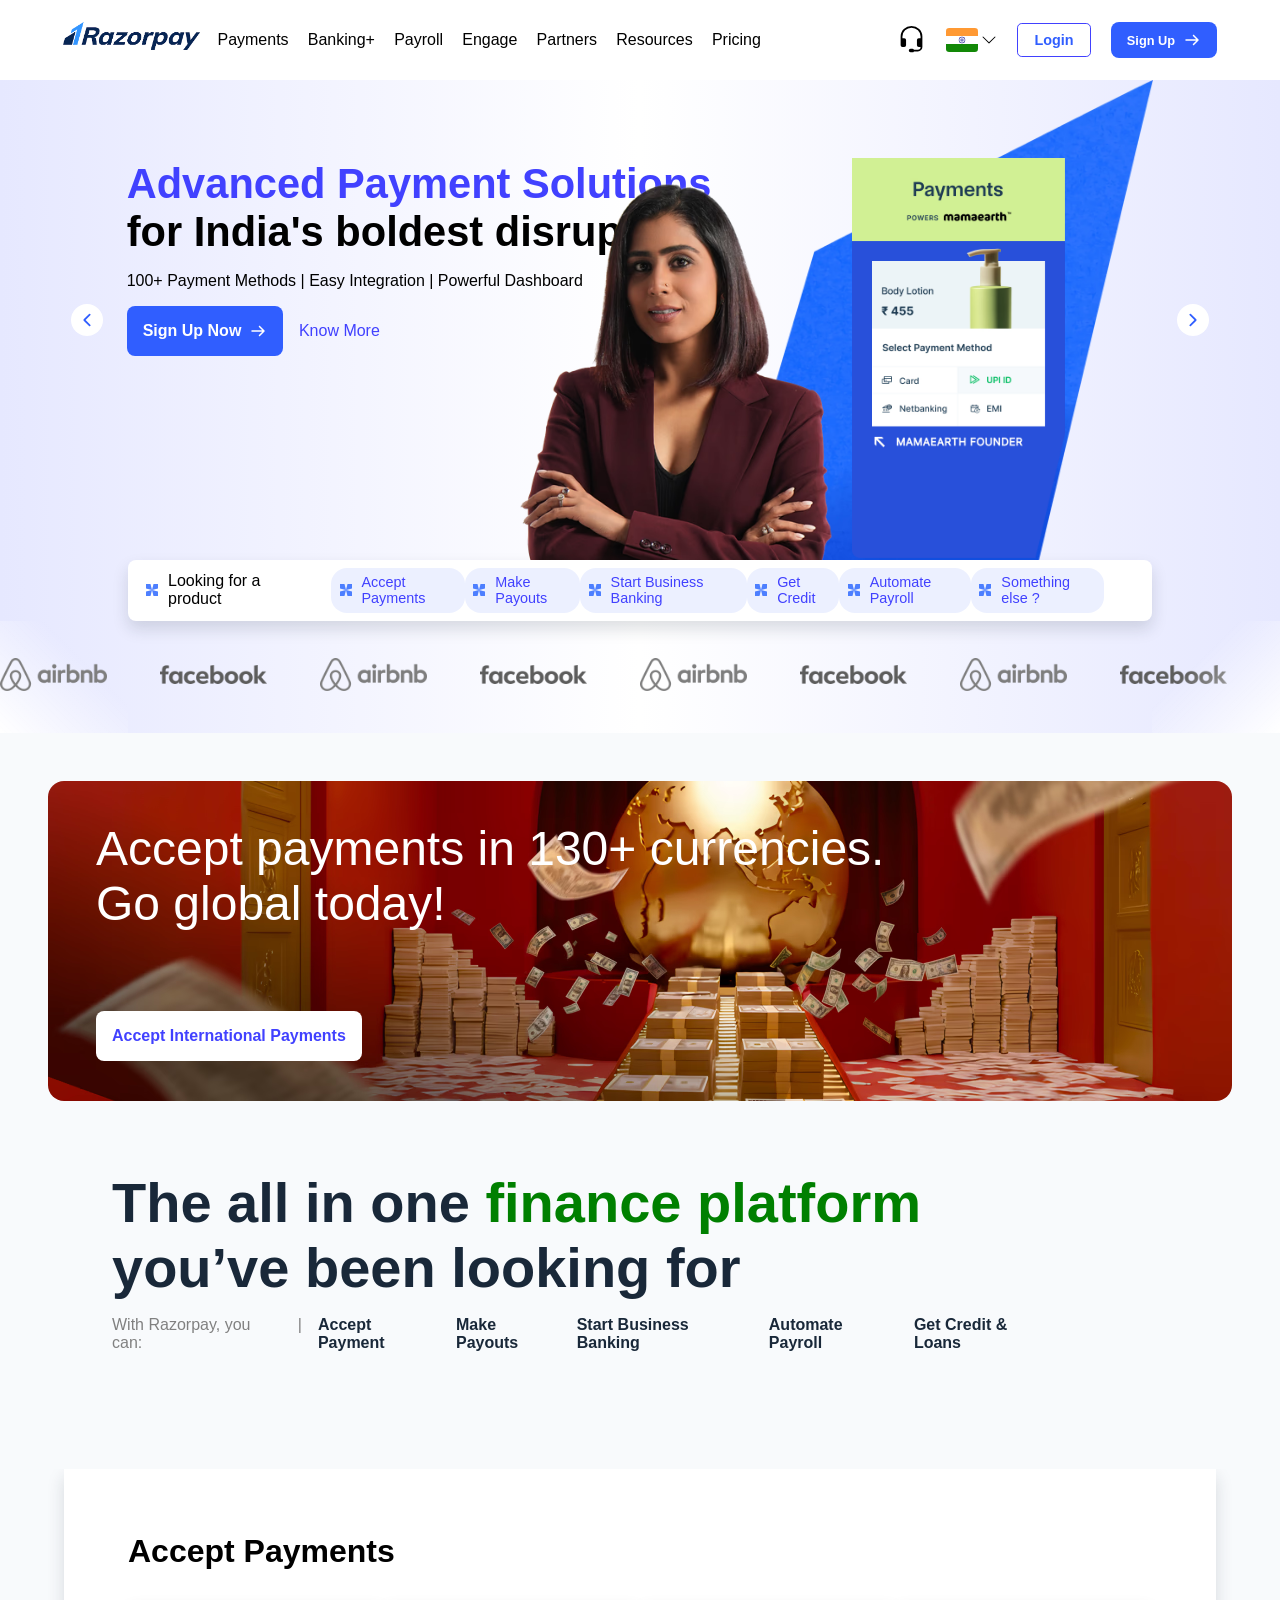
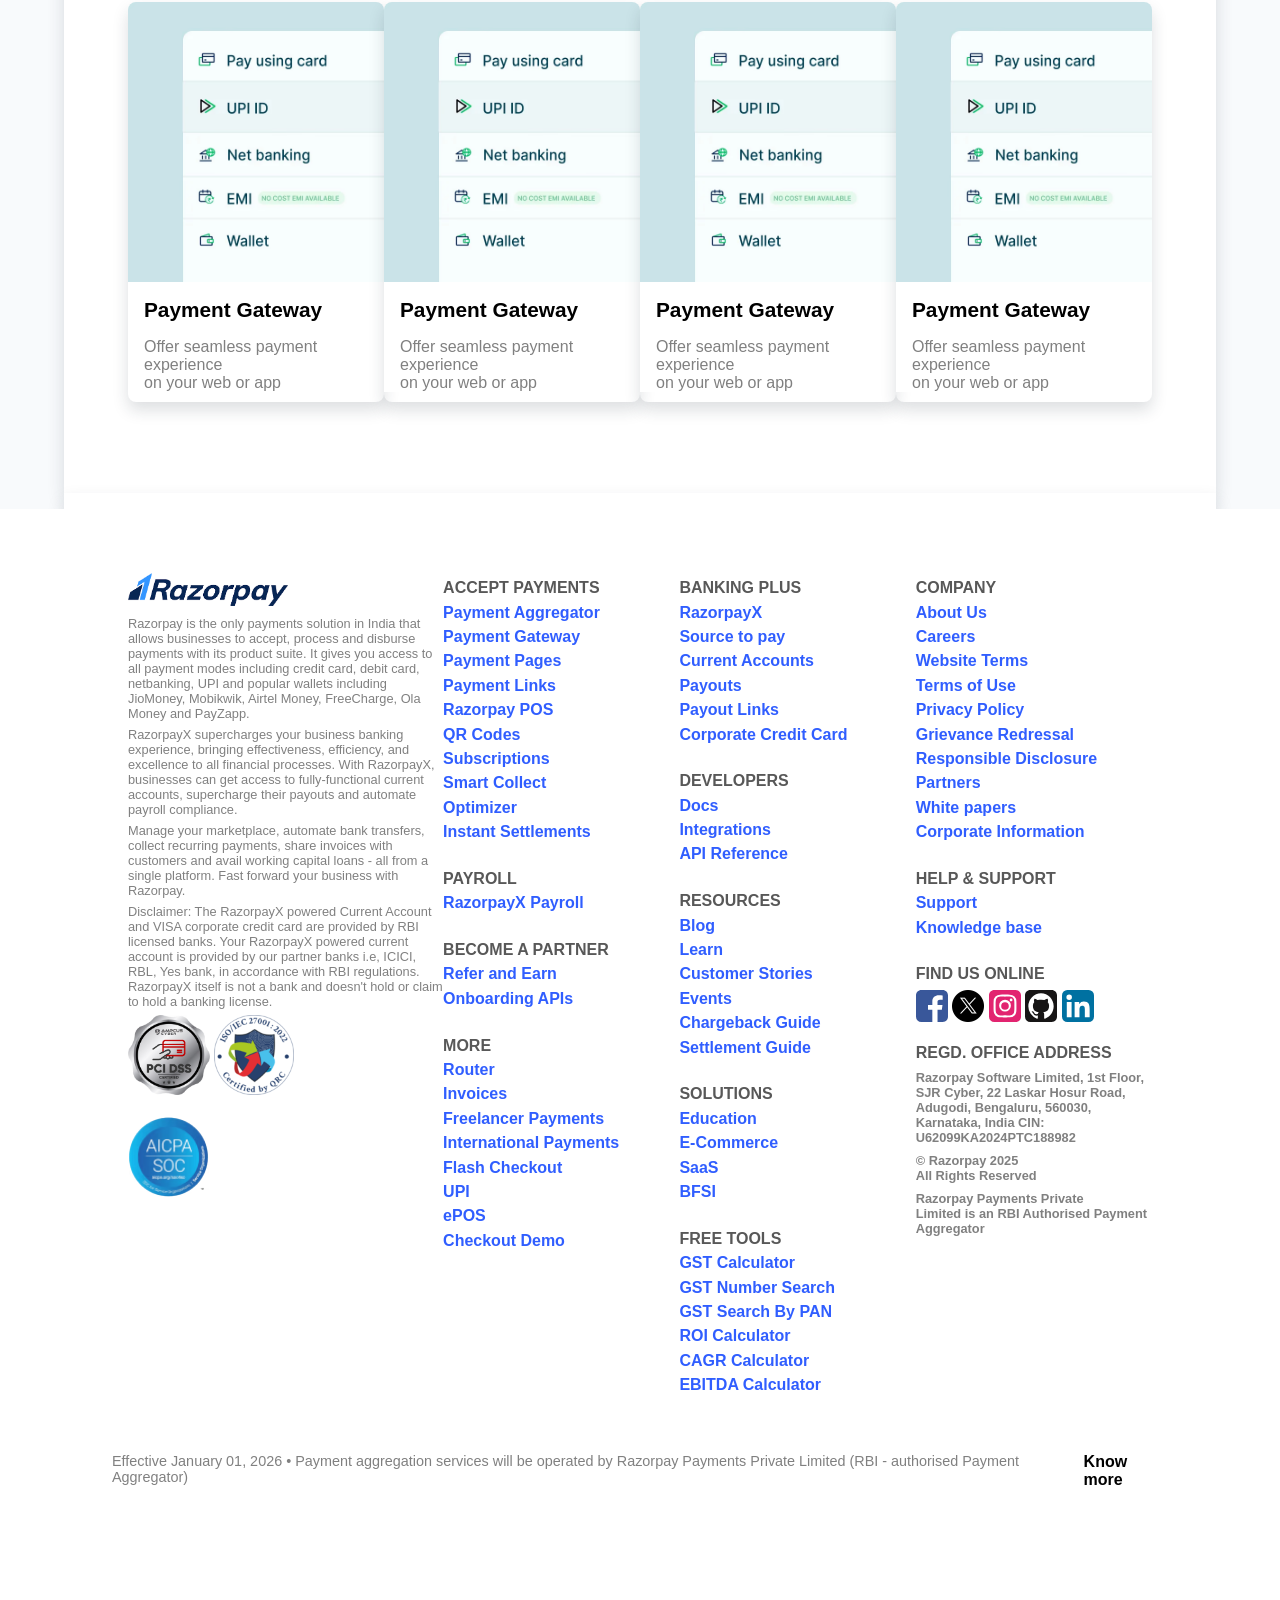
<file: index.html>
<!DOCTYPE html>
<html lang="en">
  <head>
    <meta charset="UTF-8" />
    <meta name="viewport" content="width=device-width, initial-scale=1.0" />
    <title>Razorpay - Best Payment Solution for Online Payment India</title>
    <link href="assets/razorpay_favicon.png" rel="icon" />
    <link href="styles.css" rel="stylesheet" />
  </head>
  <body>
    <nav>
      <div class="nav">
        <div class="nav__container">
          <div class="nav__options">
            <img
              class="nav__options--logo"
              src="assets/razorpay_title_logo.png"
            />
            <div class="payment__hover">
              <div>Payments</div>
              <div class="nav__payments--panel">
                <div class="nav__payments--hover">
                  <div class="nav__payments--container">
                    <div class="nav__payments--heading">ACCEPTING PAYMENTS</div>
                    <div class="nav__payments--item">
                      <div class="nav__payments--icon">
                        <img
                          class="nav__payments--image"
                          src="assets/payment-hover-icon.svg"
                        />
                      </div>
                      <div class="nav__payments--description">
                        <div class="nav__payments--title">
                          Payment Aggregator
                        </div>
                        <div class="nav__payments--text">
                          Accepting payments
                        </div>
                      </div>
                    </div>
                    <div class="nav__payments--item">
                      <div class="nav__payments--icon">
                        <img
                          class="nav__payments--image"
                          src="assets/payment-hover-icon.svg"
                        />
                      </div>
                      <div class="nav__payments--description">
                        <div class="nav__payments--title">
                          Payment Aggregator
                        </div>
                        <div class="nav__payments--text">
                          Accepting payments
                        </div>
                      </div>
                    </div>
                    <div class="nav__payments--item">
                      <div class="nav__payments--icon">
                        <img
                          class="nav__payments--image"
                          src="assets/payment-hover-icon.svg"
                        />
                      </div>
                      <div class="nav__payments--description">
                        <div class="nav__payments--title">
                          Payment Aggregator
                        </div>
                        <div class="nav__payments--text">
                          Accepting payments
                        </div>
                      </div>
                    </div>
                    <div class="nav__payments--item">
                      <div class="nav__payments--icon">
                        <img
                          class="nav__payments--image"
                          src="assets/payment-hover-icon.svg"
                        />
                      </div>
                      <div class="nav__payments--description">
                        <div class="nav__payments--title">
                          Payment Aggregator
                        </div>
                        <div class="nav__payments--text">
                          Accepting payments
                        </div>
                      </div>
                    </div>
                    <div class="nav__payments--item">
                      <div class="nav__payments--icon">
                        <img
                          class="nav__payments--image"
                          src="assets/payment-hover-icon.svg"
                        />
                      </div>
                      <div class="nav__payments--description">
                        <div class="nav__payments--title">
                          Payment Aggregator
                        </div>
                        <div class="nav__payments--text">
                          Accepting payments
                        </div>
                      </div>
                    </div>
                    <div class="nav__payments--item">
                      <div class="nav__payments--icon">
                        <img
                          class="nav__payments--image"
                          src="assets/payment-hover-icon.svg"
                        />
                      </div>
                      <div class="nav__payments--description">
                        <div class="nav__payments--title">
                          Payment Aggregator
                        </div>
                        <div class="nav__payments--text">
                          Accepting payments
                        </div>
                      </div>
                    </div>
                  </div>
                  <div
                    class="nav__payments--container nav__payments--containerwithoutheading"
                  >
                    <div class="nav__payments--item">
                      <div class="nav__payments--icon">
                        <img
                          class="nav__payments--image"
                          src="assets/payment-hover-icon.svg"
                        />
                      </div>
                      <div class="nav__payments--description">
                        <div class="nav__payments--title">
                          Payment Aggregator
                        </div>
                        <div class="nav__payments--text">
                          Accepting payments
                        </div>
                      </div>
                    </div>
                    <div class="nav__payments--item">
                      <div class="nav__payments--icon">
                        <img
                          class="nav__payments--image"
                          src="assets/payment-hover-icon.svg"
                        />
                      </div>
                      <div class="nav__payments--description">
                        <div class="nav__payments--title">
                          Payment Aggregator
                        </div>
                        <div class="nav__payments--text">
                          Accepting payments
                        </div>
                      </div>
                    </div>
                    <div class="nav__payments--item">
                      <div class="nav__payments--icon">
                        <img
                          class="nav__payments--image"
                          src="assets/payment-hover-icon.svg"
                        />
                      </div>
                      <div class="nav__payments--description">
                        <div class="nav__payments--title">
                          Payment Aggregator
                        </div>
                        <div class="nav__payments--text">
                          Accepting payments
                        </div>
                      </div>
                    </div>
                    <div class="nav__payments--item">
                      <div class="nav__payments--icon">
                        <img
                          class="nav__payments--image"
                          src="assets/payment-hover-icon.svg"
                        />
                      </div>
                      <div class="nav__payments--description">
                        <div class="nav__payments--title">
                          Payment Aggregator
                        </div>
                        <div class="nav__payments--text">
                          Accepting payments
                        </div>
                      </div>
                    </div>
                    <div class="nav__payments--heading">ACCEPTING PAYMENTS</div>

                    <div class="nav__payments--item">
                      <div class="nav__payments--icon">
                        <img
                          class="nav__payments--image"
                          src="assets/payment-hover-icon.svg"
                        />
                      </div>
                      <div class="nav__payments--description">
                        <div class="nav__payments--title">
                          Payment Aggregator
                        </div>
                        <div class="nav__payments--text">
                          Accepting payments
                        </div>
                      </div>
                    </div>
                  </div>
                  <div class="nav__payments--container">
                    <div class="nav__payments--heading">
                      ACCEPTING PAYMENTS ONLINE
                    </div>
                    <div class="nav__payments--item">
                      <div class="nav__payments--icon">
                        <img
                          class="nav__payments--image"
                          src="assets/payment-hover-icon.svg"
                        />
                      </div>
                      <div class="nav__payments--description">
                        <div class="nav__payments--title">
                          Payment Aggregator
                        </div>
                        <div class="nav__payments--text">
                          Accepting payments
                        </div>
                      </div>
                    </div>
                    <div class="nav__payments--item">
                      <div class="nav__payments--icon">
                        <img
                          class="nav__payments--image"
                          src="assets/payment-hover-icon.svg"
                        />
                      </div>
                      <div class="nav__payments--description">
                        <div class="nav__payments--title">
                          Payment Aggregator
                        </div>
                        <div class="nav__payments--text">
                          Accepting payments
                        </div>
                      </div>
                    </div>
                    <div class="nav__payments--heading">ACCEPTING PAYMENTS</div>
                    <div class="nav__payments--item">
                      <div class="nav__payments--icon">
                        <img
                          class="nav__payments--image"
                          src="assets/payment-hover-icon.svg"
                        />
                      </div>
                      <div class="nav__payments--description">
                        <div class="nav__payments--title">
                          Payment Aggregator
                        </div>
                        <div class="nav__payments--text">
                          Accepting payments
                        </div>
                      </div>
                    </div>
                    <div class="nav__payments--heading">
                      ACCEPTING PAYMENTS ONLINE
                    </div>
                    <div class="nav__payments--item">
                      <div class="nav__payments--icon">
                        <img
                          class="nav__payments--image"
                          src="assets/payment-hover-icon.svg"
                        />
                      </div>
                      <div class="nav__payments--description">
                        <div class="nav__payments--title">
                          Payment Aggregator
                        </div>
                        <div class="nav__payments--text">
                          Accepting payments
                        </div>
                      </div>
                    </div>
                  </div>
                </div>
                <div class="nav__payments--warning">
                  Payment aggregation services provided by Razorpay Payments
                  Private Limited, an RBI Authorised Payment Aggregator
                </div>
              </div>
            </div>

            <div class="nav--features">Banking+</div>
            <div class="nav--features">Payroll</div>
            <div class="nav--features">Engage</div>
            <div class="nav--features">Partners</div>
            <div class="nav--features">Resources</div>
            <div class="nav--features">Pricing</div>
          </div>
          <div class="nav__login">
            <div class="nav__login--support">
              <img src="assets/headset.svg" class="nav__login--supportlogo" />
            </div>
            <div class="nav__login--country">
              <img class="nav__login--countrylogo" src="assets/in.svg" />
              <img class="nav__login--dropdown" src="assets/chevron-down.svg" />
            </div>
            <div class="nav__login--countryhover">
              <div class="nav__country">
                <div class="nav__country--container">
                  <img class="nav__country--flag" src="assets/in.svg" />
                </div>
                <div class="nav__country--name">India</div>
              </div>
              <div class="nav__country">
                <div class="nav__country--container">
                  <img class="nav__country--flag" src="assets/my.svg" />
                </div>
                <div class="nav__country--name">Malaysia</div>
              </div>
              <div class="nav__country">
                <div class="nav__country--container">
                  <img class="nav__country--flag" src="assets/sg.svg" />
                </div>
                <div class="nav__country--name">Singapore</div>
              </div>
              <div class="nav__country">
                <div class="nav__country--container">
                  <img class="nav__country--flag" src="assets/us.svg" />
                </div>
                <div class="nav__country--name">United States</div>
              </div>
            </div>
            <button class="nav__login--loginbutton">Login</button>
            <button class="nav__login--signupbutton">
              Sign Up
              <img
                class="nav__login--rightarrow"
                src="assets/right-arrow.svg"
              />
            </button>
          </div>
        </div>
      </div>
    </nav>
    <main>
      <section class="gradient__container">
        <section class="clients">
          <div class="clients__nav--left">
            <img src="assets/back-arrow.svg" class="clients__nav--button" />
          </div>
          <div class="slideshow">
            <div class="slider">
              <div class="clients__content">
                <div class="clients__ad">
                  <div class="clients__ad--primarytext">
                    Advanced Payment Solutions
                  </div>
                  <div class="clients__ad--secondarytext">
                    for India's boldest disruptors
                  </div>
                  <div class="clients__ad--features">
                    100+ Payment Methods | Easy Integration | Powerful Dashboard
                  </div>
                  <div class="clients__ad--buttoncontainer">
                    <button class="clients__ad--signupbutton">
                      Sign Up Now
                      <img
                        class="nav__login--rightarrow"
                        src="assets/right-arrow.svg"
                      />
                    </button>
                    <div class="clients__ad--knowmore">Know More</div>
                  </div>
                </div>
                <div class="clients__details">
                  <img
                    class="clients__details--background"
                    src="assets/clients/background.avif"
                  />
                  <div>
                    <img
                      class="clients__details--profile"
                      src="assets/clients/mamaearth/profile.avif"
                    />
                  </div>
                  <div>
                    <img
                      class="clients__details--catalog"
                      src="assets/clients/mamaearth/catalog.avif"
                    />
                  </div>
                </div>
              </div>
              <div class="clients__content">
                <div class="clients__ad">
                  <div class="clients__ad--primarytext">
                    International Payments
                  </div>
                  <div class="clients__ad--secondarytext">
                    for India's boldest disruptors
                  </div>
                  <div class="clients__ad--features">
                    Accept cards, bank transfers and Apple Pay from 180+
                    countries
                  </div>
                  <div class="clients__ad--buttoncontainer">
                    <button class="clients__ad--signupbutton">
                      Sign Up Now
                      <img
                        class="nav__login--rightarrow"
                        src="assets/right-arrow.svg"
                      />
                    </button>
                    <div class="clients__ad--knowmore">Know More</div>
                  </div>
                </div>
                <div class="clients__details">
                  <img
                    class="clients__details--background"
                    src="assets/clients/background.avif"
                  />
                  <div>
                    <img
                      class="clients__details--profile"
                      src="assets/clients/masaba/profile.avif"
                    />
                  </div>
                  <div>
                    <img
                      class="clients__details--catalog"
                      src="assets/clients/masaba/catalog.avif"
                    />
                  </div>
                </div>
              </div>
            </div>
          </div>
          <div class="clients__nav--right">
            <img src="assets/front-arrow.svg" class="clients__nav--button" />
          </div>
        </section>
        <section class="products__container">
          <div class="product__ad">
            <img
              class="product__ad--icon"
              src="assets/looking-for-product.svg"
            />
            <div class="product__label">Looking for a product</div>
          </div>
          <div class="product">
            <img
              class="product__ad--icon"
              src="assets/looking-for-product.svg"
            />
            <div class="product__label">Accept Payments</div>
          </div>
          <div class="product">
            <img
              class="product__ad--icon"
              src="assets/looking-for-product.svg"
            />
            <div class="product__label">Make Payouts</div>
          </div>
          <div class="product">
            <img
              class="product__ad--icon"
              src="assets/looking-for-product.svg"
            />
            <div class="product__label">Start Business Banking</div>
          </div>
          <div class="product">
            <img
              class="product__ad--icon"
              src="assets/looking-for-product.svg"
            />
            <div class="product__label">Get Credit</div>
          </div>
          <div class="product">
            <img
              class="product__ad--icon"
              src="assets/looking-for-product.svg"
            />
            <div class="product__label">Automate Payroll</div>
          </div>
          <div class="product">
            <img
              class="product__ad--icon"
              src="assets/looking-for-product.svg"
            />
            <div class="product__label">Something else ?</div>
          </div>
        </section>
        <section class="company">
          <div class="company__container--left"></div>
          <div class="slideshow">
            <div class="company__logo--slider">
              <div class="company__logo">
                <div>
                  <img
                    class="company__logo--image"
                    src="assets/client-companies/airbnb.avif"
                  />
                </div>
              </div>
              <div class="company__logo--gap"></div>
              <div class="company__logo">
                <div>
                  <img
                    class="company__logo--image"
                    src="assets/client-companies/facebook.avif"
                  />
                </div>
              </div>
              <div class="company__logo--gap"></div>
              <div class="company__logo">
                <div>
                  <img
                    class="company__logo--image"
                    src="assets/client-companies/airbnb.avif"
                  />
                </div>
              </div>
              <div class="company__logo--gap"></div>
              <div class="company__logo">
                <div>
                  <img
                    class="company__logo--image"
                    src="assets/client-companies/facebook.avif"
                  />
                </div>
              </div>
              <div class="company__logo--gap"></div>

              <div class="company__logo">
                <div>
                  <img
                    class="company__logo--image"
                    src="assets/client-companies/airbnb.avif"
                  />
                </div>
              </div>
              <div class="company__logo--gap"></div>
              <div class="company__logo">
                <div>
                  <img
                    class="company__logo--image"
                    src="assets/client-companies/facebook.avif"
                  />
                </div>
              </div>
              <div class="company__logo--gap"></div>

              <div class="company__logo">
                <div>
                  <img
                    class="company__logo--image"
                    src="assets/client-companies/airbnb.avif"
                  />
                </div>
              </div>
              <div class="company__logo--gap"></div>
              <div class="company__logo">
                <div>
                  <img
                    class="company__logo--image"
                    src="assets/client-companies/facebook.avif"
                  />
                </div>
              </div>
              <div class="company__logo--gap"></div>
            </div>
          </div>
          <div class="company__container--right"></div>
        </section>
      </section>
      <section class="global">
        <div class="global__currency">
          <div class="global__currency--text">
            <div>Accept payments in 130+ currencies.</div>
            <div>Go global today!</div>
          </div>
          <button class="global__currency--button">
            Accept International Payments
          </button>
        </div>
        <div class="global__platform">
          <div class="global__platform--container">
            <div class="global__platform--text">
              <div>
                The all in one
                <span class="global__platfrom--textgreen"
                  >finance platform</span
                >
              </div>
              <div>you’ve been looking for</div>
            </div>
            <div class="global__platform--features">
              <div class="global__platform--feature textgrey">
                With Razorpay, you can:
              </div>
              <div class="global__platform--feature textgrey">|</div>
              <div class="global__platform--feature bold">Accept Payment</div>
              <div class="global__platform--feature bold">Make Payouts</div>
              <div class="global__platform--feature bold">
                Start Business Banking
              </div>
              <div class="global__platform--feature bold">Automate Payroll</div>
              <div class="global__platform--feature bold">
                Get Credit & Loans
              </div>
            </div>
          </div>
        </div>
      </section>
      <section class="features">
        <section class="features--container">
          <div class="feature__title">Accept Payments</div>
          <div class="feature__catalog">
            <div class="feature__tile">
              <div class="feature__tile--gap"></div>

              <div class="feature__tile--details">
                <div class="feature__tile--text">Payment Gateway</div>
                <div>
                  <div class="feature__tile--description">
                    Offer seamless payment experience
                  </div>
                  <div class="feature__tile--description">
                    on your web or app
                  </div>
                </div>

                <div class="feature__tile--hover">
                  <button class="feature__tile--signupbutton">
                    Sign Up Now
                    <img
                      class="nav__login--rightarrow"
                      src="assets/right-arrow.svg"
                    />
                  </button>
                  <div class="feature__tile--knowmore">Know More</div>
                </div>
              </div>
            </div>
            <div class="feature__tile">
              <div class="feature__tile--gap"></div>

              <div class="feature__tile--details">
                <div class="feature__tile--text">Payment Gateway</div>
                <div>
                  <div class="feature__tile--description">
                    Offer seamless payment experience
                  </div>
                  <div class="feature__tile--description">
                    on your web or app
                  </div>
                </div>

                <div class="feature__tile--hover">
                  <button class="feature__tile--signupbutton">
                    Sign Up Now
                    <img
                      class="nav__login--rightarrow"
                      src="assets/right-arrow.svg"
                    />
                  </button>
                  <div class="feature__tile--knowmore">Know More</div>
                </div>
              </div>
            </div>
            <div class="feature__tile">
              <div class="feature__tile--gap"></div>

              <div class="feature__tile--details">
                <div class="feature__tile--text">Payment Gateway</div>
                <div>
                  <div class="feature__tile--description">
                    Offer seamless payment experience
                  </div>
                  <div class="feature__tile--description">
                    on your web or app
                  </div>
                </div>

                <div class="feature__tile--hover">
                  <button class="feature__tile--signupbutton">
                    Sign Up Now
                    <img
                      class="nav__login--rightarrow"
                      src="assets/right-arrow.svg"
                    />
                  </button>
                  <div class="feature__tile--knowmore">Know More</div>
                </div>
              </div>
            </div>
            <div class="feature__tile">
              <div class="feature__tile--gap"></div>

              <div class="feature__tile--details">
                <div class="feature__tile--text">Payment Gateway</div>
                <div>
                  <div class="feature__tile--description">
                    Offer seamless payment experience
                  </div>
                  <div class="feature__tile--description">
                    on your web or app
                  </div>
                </div>

                <div class="feature__tile--hover">
                  <button class="feature__tile--signupbutton">
                    Sign Up Now
                    <img
                      class="nav__login--rightarrow"
                      src="assets/right-arrow.svg"
                    />
                  </button>
                  <div class="feature__tile--knowmore">Know More</div>
                </div>
              </div>
            </div>
          </div>
        </section>
        <section class="features--container">
          <div class="feature__title">Accept Payments</div>
          <div class="feature__catalog">
            <div class="feature__tile">
              <div class="feature__tile--gap"></div>

              <div class="feature__tile--details">
                <div class="feature__tile--text">Payment Gateway</div>
                <div>
                  <div class="feature__tile--description">
                    Offer seamless payment experience
                  </div>
                  <div class="feature__tile--description">
                    on your web or app
                  </div>
                </div>

                <div class="feature__tile--hover">
                  <button class="feature__tile--signupbutton">
                    Sign Up Now
                    <img
                      class="nav__login--rightarrow"
                      src="assets/right-arrow.svg"
                    />
                  </button>
                  <div class="feature__tile--knowmore">Know More</div>
                </div>
              </div>
            </div>
            <div class="feature__tile">
              <div class="feature__tile--gap"></div>

              <div class="feature__tile--details">
                <div class="feature__tile--text">Payment Gateway</div>
                <div>
                  <div class="feature__tile--description">
                    Offer seamless payment experience
                  </div>
                  <div class="feature__tile--description">
                    on your web or app
                  </div>
                </div>

                <div class="feature__tile--hover">
                  <button class="feature__tile--signupbutton">
                    Sign Up Now
                    <img
                      class="nav__login--rightarrow"
                      src="assets/right-arrow.svg"
                    />
                  </button>
                  <div class="feature__tile--knowmore">Know More</div>
                </div>
              </div>
            </div>
            <div class="feature__tile">
              <div class="feature__tile--gap"></div>

              <div class="feature__tile--details">
                <div class="feature__tile--text">Payment Gateway</div>
                <div>
                  <div class="feature__tile--description">
                    Offer seamless payment experience
                  </div>
                  <div class="feature__tile--description">
                    on your web or app
                  </div>
                </div>

                <div class="feature__tile--hover">
                  <button class="feature__tile--signupbutton">
                    Sign Up Now
                    <img
                      class="nav__login--rightarrow"
                      src="assets/right-arrow.svg"
                    />
                  </button>
                  <div class="feature__tile--knowmore">Know More</div>
                </div>
              </div>
            </div>
            <div class="feature__tile">
              <div class="feature__tile--gap"></div>

              <div class="feature__tile--details">
                <div class="feature__tile--text">Payment Gateway</div>
                <div>
                  <div class="feature__tile--description">
                    Offer seamless payment experience
                  </div>
                  <div class="feature__tile--description">
                    on your web or app
                  </div>
                </div>

                <div class="feature__tile--hover">
                  <button class="feature__tile--signupbutton">
                    Sign Up Now
                    <img
                      class="nav__login--rightarrow"
                      src="assets/right-arrow.svg"
                    />
                  </button>
                  <div class="feature__tile--knowmore">Know More</div>
                </div>
              </div>
            </div>
          </div>
        </section>
        <section class="features--container">
          <div class="feature__title">Accept Payments</div>
          <div class="feature__catalog">
            <div class="feature__tile">
              <div class="feature__tile--gap"></div>

              <div class="feature__tile--details">
                <div class="feature__tile--text">Payment Gateway</div>
                <div>
                  <div class="feature__tile--description">
                    Offer seamless payment experience
                  </div>
                  <div class="feature__tile--description">
                    on your web or app
                  </div>
                </div>

                <div class="feature__tile--hover">
                  <button class="feature__tile--signupbutton">
                    Sign Up Now
                    <img
                      class="nav__login--rightarrow"
                      src="assets/right-arrow.svg"
                    />
                  </button>
                  <div class="feature__tile--knowmore">Know More</div>
                </div>
              </div>
            </div>
            <div class="feature__tile">
              <div class="feature__tile--gap"></div>

              <div class="feature__tile--details">
                <div class="feature__tile--text">Payment Gateway</div>
                <div>
                  <div class="feature__tile--description">
                    Offer seamless payment experience
                  </div>
                  <div class="feature__tile--description">
                    on your web or app
                  </div>
                </div>

                <div class="feature__tile--hover">
                  <button class="feature__tile--signupbutton">
                    Sign Up Now
                    <img
                      class="nav__login--rightarrow"
                      src="assets/right-arrow.svg"
                    />
                  </button>
                  <div class="feature__tile--knowmore">Know More</div>
                </div>
              </div>
            </div>
            <div class="feature__tile">
              <div class="feature__tile--gap"></div>

              <div class="feature__tile--details">
                <div class="feature__tile--text">Payment Gateway</div>
                <div>
                  <div class="feature__tile--description">
                    Offer seamless payment experience
                  </div>
                  <div class="feature__tile--description">
                    on your web or app
                  </div>
                </div>

                <div class="feature__tile--hover">
                  <button class="feature__tile--signupbutton">
                    Sign Up Now
                    <img
                      class="nav__login--rightarrow"
                      src="assets/right-arrow.svg"
                    />
                  </button>
                  <div class="feature__tile--knowmore">Know More</div>
                </div>
              </div>
            </div>
            <div class="feature__tile">
              <div class="feature__tile--gap"></div>

              <div class="feature__tile--details">
                <div class="feature__tile--text">Payment Gateway</div>
                <div>
                  <div class="feature__tile--description">
                    Offer seamless payment experience
                  </div>
                  <div class="feature__tile--description">
                    on your web or app
                  </div>
                </div>

                <div class="feature__tile--hover">
                  <button class="feature__tile--signupbutton">
                    Sign Up Now
                    <img
                      class="nav__login--rightarrow"
                      src="assets/right-arrow.svg"
                    />
                  </button>
                  <div class="feature__tile--knowmore">Know More</div>
                </div>
              </div>
            </div>
          </div>
        </section>
      </section>

      <footer class="footer">
        <div class="footer__container">
          <div class="footer__description">
            <div class="footer__logo">
              <img
                class="footer__logo--image"
                src="assets/razorpay_title_logo.png"
              />
            </div>
            <div>
              Razorpay is the only payments solution in India that allows
              businesses to accept, process and disburse payments with its
              product suite. It gives you access to all payment modes including
              credit card, debit card, netbanking, UPI and popular wallets
              including JioMoney, Mobikwik, Airtel Money, FreeCharge, Ola Money
              and PayZapp.
            </div>
            <div>
              RazorpayX supercharges your business banking experience, bringing
              effectiveness, efficiency, and excellence to all financial
              processes. With RazorpayX, businesses can get access to
              fully-functional current accounts, supercharge their payouts and
              automate payroll compliance.
            </div>
            <div>
              Manage your marketplace, automate bank transfers, collect
              recurring payments, share invoices with customers and avail
              working capital loans - all from a single platform. Fast forward
              your business with Razorpay.
            </div>
            <div>
              Disclaimer: The RazorpayX powered Current Account and VISA
              corporate credit card are provided by RBI licensed banks. Your
              RazorpayX powered current account is provided by our partner banks
              i.e, ICICI, RBL, Yes bank, in accordance with RBI regulations.
              RazorpayX itself is not a bank and doesn't hold or claim to hold a
              banking license.
            </div>
            <div class="badge__container">
              <img class="badge--image" src="assets/badges/badge-1.avif" />
              <img class="badge--image" src="assets/badges/badge-2.png" />
            </div>
            <div class="badge__container">
              <img class="badge--image" src="assets/badges/badge-3.avif" />
            </div>
          </div>
          <div class="footer__links">
            <div class="footer__section">
              <div class="footer__list">
                <div class="footer__title">ACCEPT PAYMENTS</div>
                <div class="footer__item">
                  <a class="footer__link" href="#">Payment Aggregator</a>
                </div>
                <div class="footer__item">
                  <a class="footer__link" href="#">Payment Gateway</a>
                </div>
                <div class="footer__item">
                  <a class="footer__link" href="#">Payment Pages</a>
                </div>
                <div class="footer__item">
                  <a class="footer__link" href="#">Payment Links</a>
                </div>
                <div class="footer__item">
                  <a class="footer__link" href="#"> Razorpay POS </a>
                </div>
                <div class="footer__item">
                  <a class="footer__link" href="#">QR Codes</a>
                </div>
                <div class="footer__item">
                  <a class="footer__link" href="#">Subscriptions</a>
                </div>
                <div class="footer__item">
                  <a class="footer__link" href="#">Smart Collect</a>
                </div>
                <div class="footer__item">
                  <a class="footer__link" href="#">Optimizer</a>
                </div>
                <div class="footer__item">
                  <a class="footer__link" href="#">Instant Settlements</a>
                </div>
              </div>

              <div class="footer__list">
                <div class="footer__title">PAYROLL</div>
                <div class="footer__item">
                  <a class="footer__link" href="#">RazorpayX Payroll</a>
                </div>
              </div>

              <div class="footer__list">
                <div class="footer__title">BECOME A PARTNER</div>
                <div class="footer__item">
                  <a class="footer__link" href="#">Refer and Earn</a>
                </div>
                <div class="footer__item">
                  <a class="footer__link" href="#">Onboarding APIs</a>
                </div>
              </div>
              <div class="footer__list">
                <div class="footer__title">MORE</div>
                <div class="footer__item">
                  <a class="footer__link" href="#">Router</a>
                </div>
                <div class="footer__item">
                  <a class="footer__link" href="#">Invoices</a>
                </div>
                <div class="footer__item">
                  <a class="footer__link" href="#">Freelancer Payments</a>
                </div>
                <div class="footer__item">
                  <a class="footer__link" href="#">International Payments</a>
                </div>
                <div class="footer__item">
                  <a class="footer__link" href="#">Flash Checkout</a>
                </div>
                <div class="footer__item">
                  <a class="footer__link" href="#">UPI</a>
                </div>
                <div class="footer__item">
                  <a class="footer__link" href="#">ePOS</a>
                </div>
                <div class="footer__item">
                  <a class="footer__link" href="#">Checkout Demo</a>
                </div>
              </div>
            </div>

            <div class="footer__section">
              <div class="footer__list">
                <div class="footer__title">BANKING PLUS</div>
                <div class="footer__item">
                  <a class="footer__link" href="#">RazorpayX</a>
                </div>
                <div class="footer__item">
                  <a class="footer__link" href="#">Source to pay</a>
                </div>
                <div class="footer__item">
                  <a class="footer__link" href="#">Current Accounts</a>
                </div>
                <div class="footer__item">
                  <a class="footer__link" href="#">Payouts</a>
                </div>
                <div class="footer__item">
                  <a class="footer__link" href="#">Payout Links</a>
                </div>
                <div class="footer__item">
                  <a class="footer__link" href="#">Corporate Credit Card</a>
                </div>
              </div>

              <div class="footer__list">
                <div class="footer__title">DEVELOPERS</div>
                <div class="footer__item">
                  <a class="footer__link" href="#">Docs</a>
                </div>
                <div class="footer__item">
                  <a class="footer__link" href="#">Integrations</a>
                </div>
                <div class="footer__item">
                  <a class="footer__link" href="#">API Reference</a>
                </div>
              </div>

              <div class="footer__list">
                <div class="footer__title">RESOURCES</div>
                <div class="footer__item">
                  <a class="footer__link" href="#">Blog</a>
                </div>
                <div class="footer__item">
                  <a class="footer__link" href="#">Learn</a>
                </div>
                <div class="footer__item">
                  <a class="footer__link" href="#">Customer Stories</a>
                </div>
                <div class="footer__item">
                  <a class="footer__link" href="#">Events</a>
                </div>
                <div class="footer__item">
                  <a class="footer__link" href="#">Chargeback Guide</a>
                </div>
                <div class="footer__item">
                  <a class="footer__link" href="#">Settlement Guide</a>
                </div>
              </div>
              <div class="footer__list">
                <div class="footer__title">SOLUTIONS</div>
                <div class="footer__item">
                  <a class="footer__link" href="#">Education</a>
                </div>
                <div class="footer__item">
                  <a class="footer__link" href="#">E-Commerce</a>
                </div>
                <div class="footer__item">
                  <a class="footer__link" href="#">SaaS</a>
                </div>
                <div class="footer__item">
                  <a class="footer__link" href="#">BFSI</a>
                </div>
              </div>
              <div class="footer__list">
                <div class="footer__title">FREE TOOLS</div>
                <div class="footer__item">
                  <a class="footer__link" href="#">GST Calculator</a>
                </div>
                <div class="footer__item">
                  <a class="footer__link" href="#">GST Number Search</a>
                </div>
                <div class="footer__item">
                  <a class="footer__link" href="#">GST Search By PAN</a>
                </div>
                <div class="footer__item">
                  <a class="footer__link" href="#">ROI Calculator</a>
                </div>
                <div class="footer__item">
                  <a class="footer__link" href="#">CAGR Calculator</a>
                </div>
                <div class="footer__item">
                  <a class="footer__link" href="#">EBITDA Calculator</a>
                </div>
              </div>
            </div>

            <div class="footer__section">
              <div class="footer__list">
                <div class="footer__title">COMPANY</div>
                <div class="footer__item">
                  <a class="footer__link" href="#">About Us</a>
                </div>
                <div class="footer__item">
                  <a class="footer__link" href="#">Careers</a>
                </div>
                <div class="footer__item">
                  <a class="footer__link" href="#">Website Terms</a>
                </div>
                <div class="footer__item">
                  <a class="footer__link" href="#">Terms of Use</a>
                </div>
                <div class="footer__item">
                  <a class="footer__link" href="#">Privacy Policy</a>
                </div>
                <div class="footer__item">
                  <a class="footer__link" href="#">Grievance Redressal</a>
                </div>
                <div class="footer__item">
                  <a class="footer__link" href="#">Responsible Disclosure</a>
                </div>
                <div class="footer__item">
                  <a class="footer__link" href="#">Partners</a>
                </div>
                <div class="footer__item">
                  <a class="footer__link" href="#">White papers</a>
                </div>
                <div class="footer__item">
                  <a class="footer__link" href="#">Corporate Information</a>
                </div>
              </div>

              <div class="footer__list">
                <div class="footer__title">HELP & SUPPORT</div>
                <div class="footer__item">
                  <a class="footer__link" href="#">Support</a>
                </div>
                <div class="footer__item">
                  <a class="footer__link" href="#">Knowledge base</a>
                </div>
              </div>

              <div class="footer__list">
                <div class="footer__title">FIND US ONLINE</div>
                <div class="footer__social">
                  <img
                    class="social__media--icon"
                    src="assets/social-media-icon/facebook.svg"
                  />
                  <img
                    class="social__media--icon"
                    src="assets/social-media-icon/X.avif"
                  />
                  <img
                    class="social__media--icon"
                    src="assets/social-media-icon/instagram.svg"
                  />
                  <img
                    class="social__media--icon"
                    src="assets/social-media-icon/github.svg"
                  />
                  <img
                    class="social__media--icon"
                    src="assets/social-media-icon/linkedin.svg"
                  />
                </div>
              </div>
              <div class="footer__list">
                <div class="footer__title">REGD. OFFICE ADDRESS</div>
                <div class="footer__address">
                  <div class="footer__address--text">
                    Razorpay Software Limited, 1st Floor, SJR Cyber, 22 Laskar
                    Hosur Road, Adugodi, Bengaluru, 560030, Karnataka, India
                    CIN: U62099KA2024PTC188982
                  </div>
                  <div class="footer__address--text">
                    <div>&copy; Razorpay 2025</div>
                    All Rights Reserved
                  </div>
                  <div class="footer__address--text">
                    <div>Razorpay Payments Private</div>
                    <div>Limited is an RBI Authorised Payment Aggregator</div>
                  </div>
                </div>
              </div>
            </div>
          </div>
        </div>
      </footer>
      <footer class="footer__copyright">
        <div class="footer__copyright--text">
          Effective January 01, 2026 &bull; Payment aggregation services will be
          operated by Razorpay Payments Private Limited (RBI - authorised
          Payment Aggregator)
        </div>
        <div class="footer__copyright--knowmore"><b>Know more</b></div>
      </footer>
    </main>
  </body>
</html>
</file>
<file: styles.css>
:root {
  --primary-color: rgb(65, 65, 255);
  --light-primary-color: rgb(48, 94, 255);
  --verylight-primary-color: #305eff17;
  font-family: "TASA Orbiter Display SemiBold",
    "TASA Orbiter Display SemiBold Placeholder", sans-serif;
}

body {
  margin: 0rem;
}

main {
  padding-top: 5rem;
}

footer {
  font-family: "Lato", "Lato Placeholder", sans-serif;
}

.nav {
  width: 100%;
  z-index: 1;
  position: fixed;
  background-color: white;
}

.nav__container {
  height: 5rem;
  display: flex;
  justify-content: space-around;
}

.nav__options {
  justify-content: space-between;
  align-items: center;
  display: flex;
}

.payment__hover {
  justify-content: center;
  align-items: center;
  display: flex;
  height: 100%;
  font-size: 1rem;
  margin: 0rem 0.6rem;
}

.payment__hover:hover {
  border-bottom: solid 0.3rem var(--primary-color);
  cursor: pointer;
  color: var(--light-primary-color);
  .nav__payments--panel {
    display: block;
  }
}

.nav__payments--panel {
  transition: opacity 0.5s ease;
  position: absolute;
  display: none;
  height: 37rem;
  width: 82%;
  background-color: white;
  top: 5.5rem;
  left: 5rem;
  border-radius: 1rem;
  padding: 0rem 3rem;
}

.nav__payments--hover {
  display: grid;
  grid-template-columns: 1fr 1fr 1fr;
}

.nav__payments--warning {
  color: rgb(75, 75, 75);
  display: flex;
  justify-content: center;
  font-size: 0.7rem;
}

.nav__payments--container {
  height: 80%;
  width: 100%;
  padding: 0rem 1rem;
}

.nav__payments--containerwithoutheading {
  margin-top: 3.5rem;
}

.nav__payments--heading {
  color: gray;
  margin: 1.2rem 0rem;
}

.nav__payments--item {
  padding: 0.8rem;
  border-radius: 1rem;
  display: flex;
  margin-bottom: 0.5rem;
  height: 3rem;
  width: 90%;
}

.nav__payments--item:hover {
  background-color: #e6e8ff;
}

.nav__payments--description {
  padding-left: 1rem;
  display: flex;
  flex-direction: column;
  justify-content: space-around;
}

.nav__payments--title {
  font-weight: 700;
}

.nav__payments--text {
  font-weight: 200;
  font-size: 0.9rem;
  color: gray;
}

.nav__payments--icon {
  display: flex;
  align-items: center;
  justify-content: center;
  border-radius: 2rem;
  padding: 0.3rem;
  background-color: var(--light-primary-color);
  height: 2rem;
  width: 2rem;
}

.nav__payments--image {
  width: 60%;
}

.nav--features {
  justify-content: center;
  align-items: center;
  display: flex;
  height: 100%;
  font-size: 1rem;
  margin: 0rem 0.6rem;
}

.nav--features:hover {
  border-bottom: solid 0.3rem var(--primary-color);
  cursor: pointer;
  color: var(--light-primary-color);
}

.nav__options--logo {
  cursor: pointer;
  margin-right: 0.5rem;
  padding-bottom: 0.5rem;
  height: 1.8rem;
}

.nav__login {
  width: 20rem;
  justify-content: space-between;
  align-items: center;
  display: flex;
}

.nav__login--support {
  align-items: center;
  display: flex;
}

.nav__login--country {
  justify-content: space-between;
  align-items: center;
  display: flex;
}

.nav__login--countryhover {
  display: none;
  border-radius: 0.5rem;
  top: 4.5rem;
  position: absolute;
  height: 12rem;
  width: 12rem;
  background-color: white;
}

.nav__country {
  display: flex;
  justify-content: start;
  margin: 0.5rem;
  padding: 0.2rem;
  height: 2rem;
}

.nav__country:hover {
  background-color: var(--verylight-primary-color);

  .nav__country--name {
    color: var(--light-primary-color);
  }
}

.nav__country--container {
  padding-right: 1rem;
  display: flex;
  align-items: center;
  justify-content: center;
}

.nav__country--flag {
  border: 0.01rem solid;
  border-radius: 0.2rem;
  height: 1.5rem;
}

.nav__country--name {
  display: flex;
  align-items: center;
  justify-content: center;
}

.nav__login--supportlogo {
  height: 1.8rem;
}

.nav__login--countrylogo {
  border-radius: 0.2rem;
  margin-right: 0.21rem;
  height: 1.5rem;
}

.nav__login:hover {
  cursor: pointer;

  .nav__login--countryhover {
    display: block;
  }
}

.nav__login--loginbutton {
  font-size: 0.9rem;
  background-color: white;
  color: var(--light-primary-color);
  font-weight: 600;
  padding: 0.5rem 1rem;
  border-radius: 0.3rem;
  border: 0.06rem solid var(--primary-color);
}

.nav__login--loginbutton:hover {
  cursor: pointer;
  background-color: var(--verylight-primary-color);
}

.nav__login--rightarrow {
  height: 1.1rem;
  fill: white;
  padding-left: 0.5rem;
}

.nav__login--signupbutton {
  font-size: 0.8rem;
  display: flex;
  align-items: center;
  justify-content: space-between;
  font-weight: 600;
  color: white;
  padding: 0.6rem 1rem;
  border-radius: 0.5rem;
  border: none;
  background-color: var(--light-primary-color);
}

.nav__login--signupbutton:hover {
  cursor: pointer;
  background-color: var(--primary-color);
}

.gradient__container {
  background: #e6e8ff;
  background: linear-gradient(
    90deg,
    rgba(230, 232, 255, 1) 0%,
    rgba(255, 255, 255, 1) 50%,
    rgba(230, 232, 255, 1) 100%
  );
}

.clients {
  display: flex;
  height: 30rem;
}

.clients__nav--button {
  background-color: white;
  border-radius: 1rem;
  width: 2rem;
}

.clients__nav--left {
  width: 8rem;
  padding-right: 1.5rem;
  display: flex;
  align-items: center;
  justify-content: right;
}

.clients__nav--right {
  width: 8rem;
  padding-left: 1.5rem;
  display: flex;
  align-items: center;
  justify-content: left;
}

.clients__content {
  display: flex;
  width: 100%;
  justify-content: space-between;
  flex-shrink: 0;
}

.clients__ad {
  padding-top: 5rem;
}

.clients__ad--primarytext {
  font-weight: 700;
  color: var(--primary-color);
  font-size: 2.6rem;
}
.clients__ad--secondarytext {
  font-weight: 700;
  font-size: 2.6rem;
}

.clients__ad--buttoncontainer {
  display: flex;
  align-items: center;
  justify-content: start;
}

.clients__ad--signupbutton {
  font-size: 1rem;
  display: flex;
  align-items: center;
  justify-content: space-between;
  font-weight: 600;
  color: white;
  padding: 1rem 1rem;
  border-radius: 0.5rem;
  margin-right: 1rem;
  border: none;
  background-color: var(--light-primary-color);
}

.clients__ad--signupbutton:hover {
  cursor: pointer;
  background-color: var(--primary-color);
}

.clients__ad--features {
  padding: 1rem 0rem;
}

.clients__details {
  position: relative;
}

.clients__details--background {
  height: 30rem;
}

.clients__ad--knowmore {
  color: var(--primary-color);
}

.clients__ad--knowmore:hover {
  border-bottom: 0.01rem solid var(--primary-color);
}

.clients__details--profile {
  position: absolute;
  top: 3rem;
  right: 20rem;
  height: 27rem;
}

.clients__details--catalog {
  position: absolute;
  top: 4.9rem;
  right: 5.5rem;
  height: 25rem;
}

.slideshow {
  width: 100%;
  overflow: hidden;
}

.slider {
  display: flex;
  animation: slideLeft 9s infinite;
}

@keyframes slideLeft {
  0% {
    transform: translateX(0%);
  }

  40% {
    transform: translateX(0%);
  }

  50% {
    transform: translateX(-100%);
  }

  90% {
    transform: translateX(-100%);
  }

  100% {
    transform: translateX(0%);
  }
}

.product {
  font-size: 0.9rem;
  background-color: var(--verylight-primary-color);
  color: var(--primary-color);
  padding: 0.4rem;
  border-radius: 1rem;
  justify-content: center;
  align-items: center;
  display: flex;
  transition: 0.3s ease;
}

.product:hover {
  cursor: pointer;
  color: white;
  background-color: var(--light-primary-color);
}

.product__ad {
  justify-content: center;
  align-items: center;
  display: flex;
  padding-right: 2rem;
}

.product__ad--icon {
  height: 1rem;
}

.products__container {
  padding: 0.4rem 3rem 0.4rem 1rem;
  background-color: white;
  box-shadow: rgba(25, 40, 57, 0.15) 0px 8px 16px 0px;
  height: 3rem;
  align-items: center;
  justify-content: space-around;
  display: flex;
  margin: 0rem 8rem;
  border-radius: 0.5rem;
}

.product__label {
  padding-left: 0.5rem;
}

.company {
  position: relative;
  display: flex;
  align-items: center;
  height: 7rem;
}

.company__container--left {
  position: absolute;
  background: linear-gradient(
    45deg,
    rgba(255, 255, 255, 1) 0%,
    rgba(217, 217, 255, 0) 65%
  );
  height: 100%;
  width: 8rem;
}

.company__container--right {
  right: 0;
  position: absolute;
  background: linear-gradient(
    -45deg,
    rgba(255, 255, 255, 1) 0%,
    rgba(217, 217, 255, 0) 65%
  );
  height: 100%;
  width: 8rem;
}

.company__logo {
  display: flex;
  align-items: center;
  height: 100%;
  width: 10rem;
}

.company__logo--slider:hover {
  filter: grayscale(0%);
}

.company__logo--slider {
  z-index: 1;
  width: 100%;
  display: flex;
  align-items: center;
  filter: grayscale(100%);
  animation: company_slideshow 15s infinite;
  transition: filter 0.3s ease;
}

@keyframes company_slideshow {
  0% {
    transform: translateX(0%);
  }

  100% {
    transform: translateX(-100%);
  }
}

.company__logo--image {
  width: 100%;
}

.company__logo--gap {
  height: 100%;
  width: 5rem;
}

.global {
  background-color: #f8fafc;
  padding: 3rem;
  height: 40rem;
  display: flex;
  flex-direction: column;
  justify-content: space-around;
}

.global__currency {
  display: flex;
  flex-direction: column;
  justify-content: space-around;
  border-radius: 1rem;
  align-items: start;
  height: 22rem;
  padding-left: 3rem;
  background-image: url("assets/section-background.avif");
}

.global__currency--text {
  font-weight: 500;
  color: white;
  font-size: 3rem;
}

.global__currency--button {
  background-color: white;
  font-weight: 700;
  color: var(--primary-color);
  border: none;
  color: var(--primary-color);
  border-radius: 0.5rem;
  font-size: 1rem;
  padding: 1rem;
}

.global__currency--button:hover {
  cursor: pointer;
  opacity: 0.7;
}

.global__platform {
  color: #192839;

  display: flex;
  flex-direction: column;
  justify-content: space-around;
  border-radius: 1rem;
  align-items: start;
  height: 22rem;
  padding-left: 4rem;
}

.global__platform--text {
  font-weight: bold;
  font-size: 3.5rem;
}

.global__platform--container {
  width: 100%;
}

.global__platfrom--textgreen {
  color: green;
}

.global__platform--features {
  margin-top: 1rem;
  display: flex;
  padding-right: 10rem;
  justify-content: start;
}

.global__platform--feature {
  margin-right: 1rem;
}

.textgrey {
  color: grey;
}

.bold {
  font-weight: bold;
}

.features {
  height: 40rem;
  overflow-y: scroll;
  scrollbar-width: none;
  padding: 0rem 4rem;
  background-color: #f8fafc;
}

.features--container {
  display: flex;
  position: sticky;
  top: 0rem;
  flex-direction: column;
  justify-content: start;
  padding: 2rem 4rem;
  box-shadow: rgba(25, 40, 57, 0.15) 0px 8px 16px 0px;
  height: 35rem;
  background-color: white;
}

.feature__title {
  font-size: 2rem;
  padding: 2rem 0rem;
  font-weight: 700;
}

.feature__catalog {
  display: flex;
  justify-content: space-between;
}

.feature__tile--image {
  width: 100%;
}
.feature__image--container {
  width: 100%;
  border-radius: 0.5rem 0.5rem 0rem 0rem;
}

.feature__tile {
  background-image: url(assets/catalog/accept_payments-1.avif);
  background-repeat: no-repeat;
  background-size: 100% 70%;
  width: 18rem;
  border-radius: 0.5rem;
  height: 25rem;
  box-shadow: rgba(25, 40, 57, 0.15) 0px 8px 16px 0px;
}

.feature__tile--gap {
  transition: 0.3s ease;
  height: 70%;
}

.feature__tile--signupbutton {
  font-size: 1rem;
  display: flex;
  align-items: center;
  justify-content: space-between;
  font-weight: 600;
  color: white;
  padding: 0.4rem 0.4rem;
  border-radius: 0.5rem;
  margin-right: 1rem;
  border: none;
  background-color: var(--primary-color);
}

.feature__tile--knowmore {
  color: var(--primary-color);
}

.feature__tile--details {
  background-color: white;
  padding-top: 1rem;
  padding-left: 1rem;
  display: flex;
  flex-direction: column;
  justify-content: space-around;
}

.feature__tile--text {
  font-weight: 700;
  padding-bottom: 1rem;
  font-size: 1.3rem;
}

.feature__tile--description {
  transition: display 1s ease-in-out;
  color: grey;
}

.feature__tile--hover {
  display: none;
}

.feature__tile:hover {
  .feature__tile--gap {
    height: 60%;
  }

  .feature__tile--hover {
    display: flex;
    justify-content: start;
    align-items: center;
    padding: 1rem 0rem;
  }
}

.footer {
  padding: 2rem 8rem;
  height: 55rem;
}

.footer__container {
  padding-top: 2rem;
  display: flex;
  justify-content: space-between;
}

.footer__description {
  display: flex;
  height: 40rem;
  flex-direction: column;
  justify-content: space-between;
  align-items: start;
  color: gray;
  font-size: 0.8rem;
  width: 20rem;
}
.footer__logo {
  width: 10rem;
}

.footer__logo--image {
  width: 100%;
}

.badge__container {
  height: 6rem;
}

.badge--image {
  height: 5rem;
}

.footer__links {
  display: grid;
  width: 45rem;
  grid-template-columns: 1fr 1fr 1fr;
}

.footer__section {
  display: flex;
  flex-direction: column;
}

.footer__title,
.footer__item {
  font-weight: bold;
  color: rgb(88, 88, 88);
  font-size: 1rem;
  margin: 0.4rem 0rem;
}

.footer__link {
  text-decoration: none;
  color: var(--light-primary-color);
}

.footer__link:hover {
  border-bottom: 0.02rem solid var(--primary-color);
}

.footer__social {
  height: 2rem;
}

.footer__social:hover {
  cursor: pointer;
}

.social__media--icon {
  height: 100%;
}

.footer__list {
  margin-bottom: 1rem;
}

.footer__address--text {
  color: gray;
  font-weight: 600;
  font-size: 0.8rem;
  margin: 0.5rem 0rem;
}

.footer__copyright {
  display: flex;
  padding: 2rem;
  justify-content: center;
  padding: 0rem 7rem;
  margin-bottom: 10rem;
}

.footer__copyright--text {
  margin-right: 1rem;
  color: gray;
  font-size: 0.9rem;
}

.footer__copyright--knowmore {
  cursor: pointer;
}
</file>
